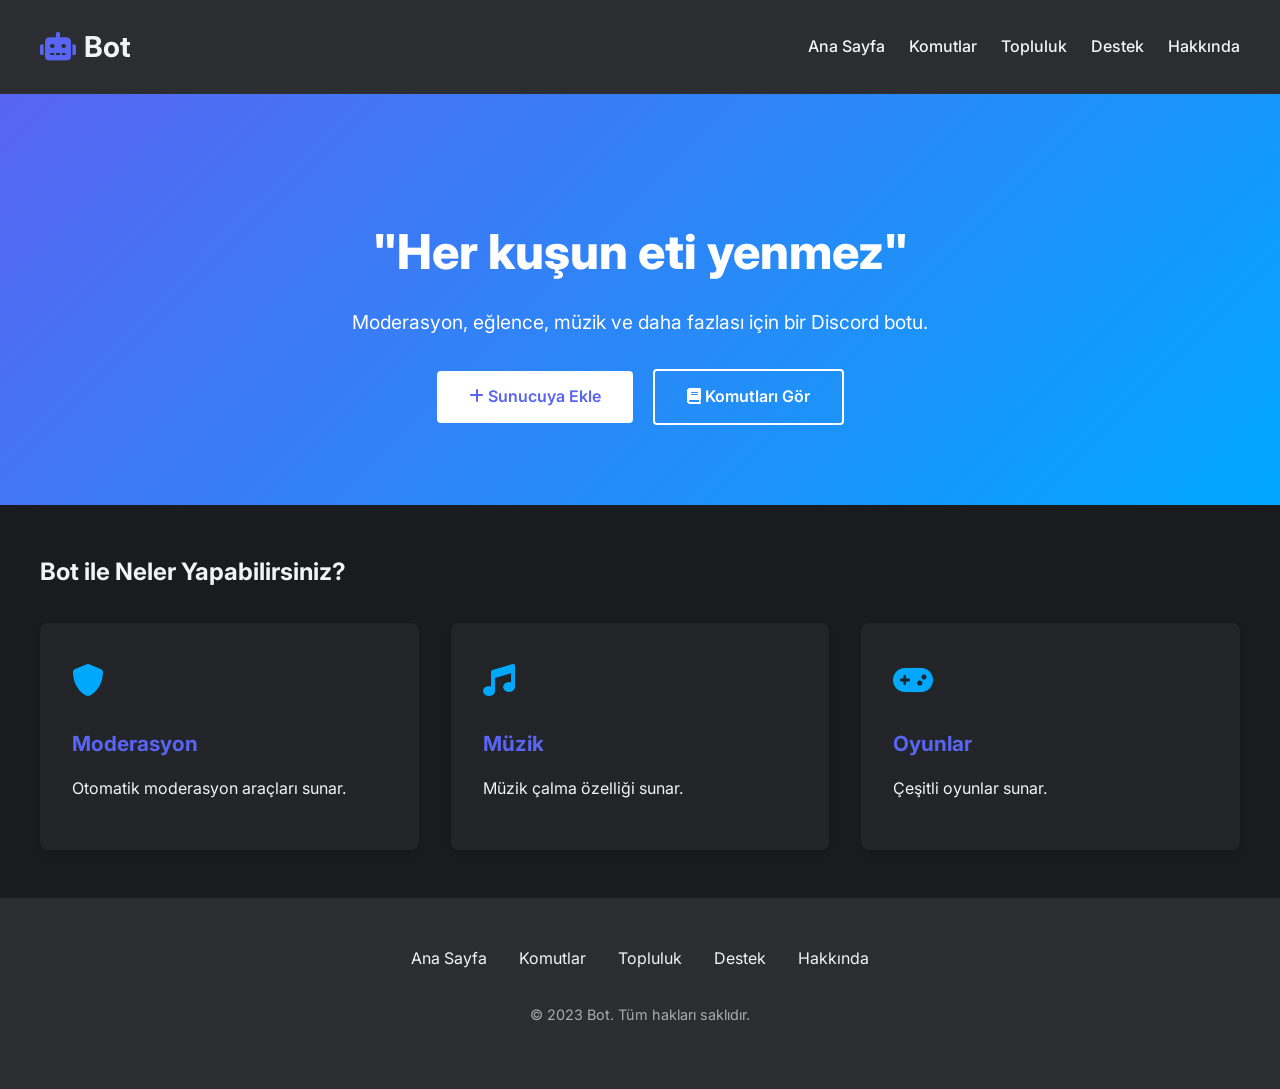
<file: index.html>
<!DOCTYPE html>
<html lang="tr">
<head>
    <meta charset="UTF-8">
    <meta name="viewport" content="width=device-width, initial-scale=1.0">
    <title>Discord Bot</title>
    <link rel="stylesheet" href="style.css">
    <link href="https://fonts.googleapis.com/css2?family=Inter:wght@400;500;600;700&display=swap" rel="stylesheet">
    <link rel="stylesheet" href="https://cdnjs.cloudflare.com/ajax/libs/font-awesome/6.0.0-beta3/css/all.min.css">
</head>
<body>
    <header>
        <div class="header-container">
            <a href="index.html" class="logo">
                <i class="fas fa-robot logo-icon"></i>
                <span>Bot</span>
            </a>
            <nav>
                <a href="index.html">Ana Sayfa</a>
                <a href="tanıtım.html">Komutlar</a>
                <a href="sunucular.html">Topluluk</a>
                <a href="destek.html">Destek</a>
                <a href="hakkımızda.html">Hakkında</a>
            </nav>
        </div>
    </header>
    
    <section class="hero">
        <h1>"Her kuşun eti yenmez"</h1>
        <p>Moderasyon, eğlence, müzik ve daha fazlası için bir Discord botu.</p>
        <div class="hero-buttons">
            <a href="https://discord.com/oauth2/authorize?client_id=YOUR_BOT_ID&permissions=8&scope=bot" class="btn btn-primary">
                <i class="fas fa-plus"></i> Sunucuya Ekle
            </a>
            <a href="tanıtım.html" class="btn btn-outline">
                <i class="fas fa-book"></i> Komutları Gör
            </a>
        </div>
    </section>
    
    <div class="container">
        <h2>Bot ile Neler Yapabilirsiniz?</h2>
        <div class="card-grid">
            <div class="card">
                <div class="feature-icon">
                    <i class="fas fa-shield-alt"></i>
                </div>
                <h3>Moderasyon</h3>
                <p>Otomatik moderasyon araçları sunar.</p>
            </div>
            
            <div class="card">
                <div class="feature-icon">
                    <i class="fas fa-music"></i>
                </div>
                <h3>Müzik</h3>
                <p>Müzik çalma özelliği sunar.</p>
            </div>
            
            <div class="card">
                <div class="feature-icon">
                    <i class="fas fa-gamepad"></i>
                </div>
                <h3>Oyunlar</h3>
                <p>Çeşitli oyunlar sunar.</p>
            </div>
        </div>
    </div>
    
    <footer>
        <div class="footer-links">
            <a href="index.html">Ana Sayfa</a>
            <a href="tanıtım.html">Komutlar</a>
            <a href="sunucular.html">Topluluk</a>
            <a href="destek.html">Destek</a>
            <a href="hakkımızda.html">Hakkında</a>
        </div>
        <p class="copyright">© 2023 Bot. Tüm hakları saklıdır.</p>
    </footer>
</body>
</html>
</file>
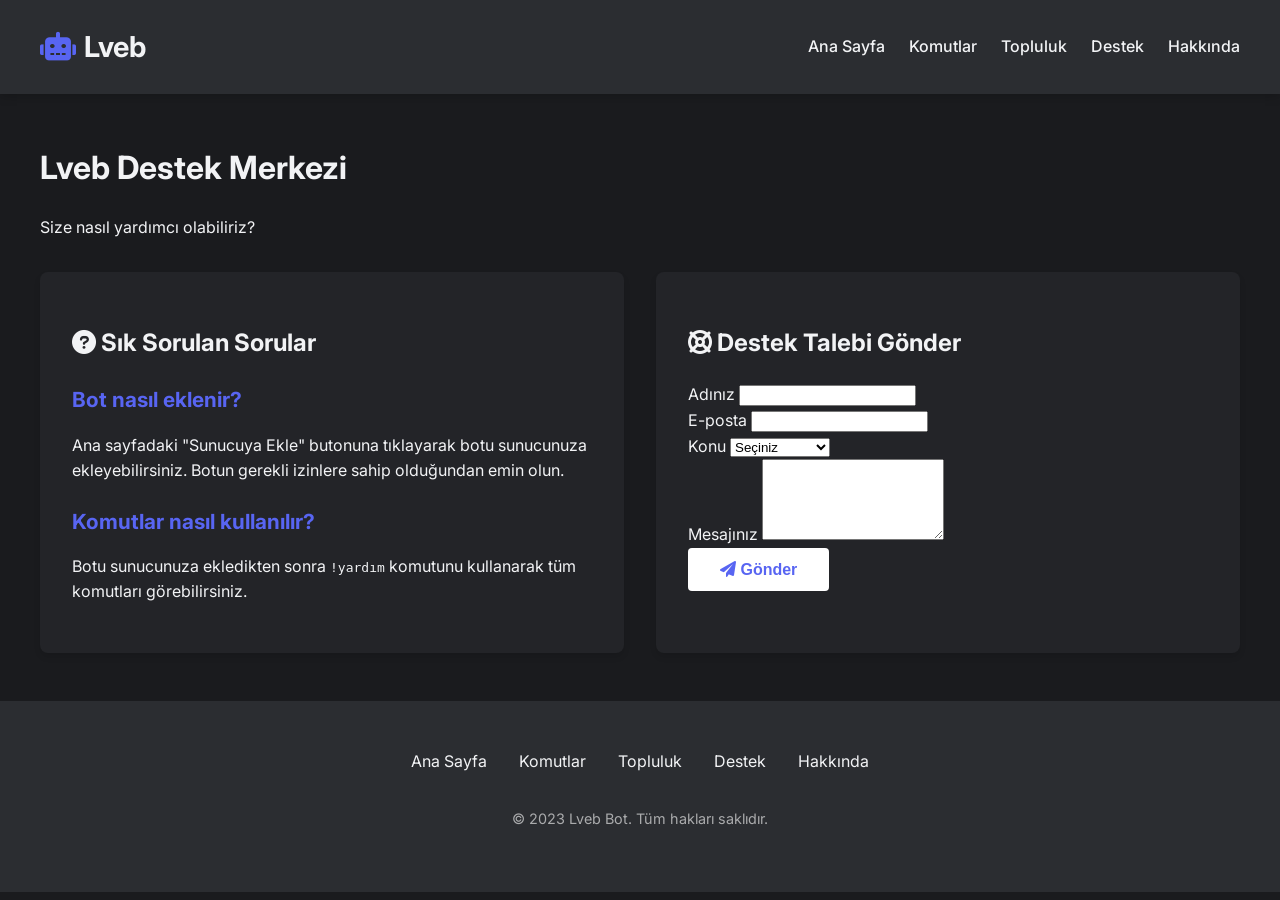
<file: destek.html>
<!DOCTYPE html>

<html lang="tr">

<head>

    <meta charset="UTF-8">

    <meta name="viewport" content="width=device-width, initial-scale=1.0">

    <title>Lveb - Destek</title>

    <link rel="stylesheet" href="style.css">

    <link href="https://fonts.googleapis.com/css2?family=Inter:wght@400;500;600;700&display=swap" rel="stylesheet">

    <link rel="stylesheet" href="https://cdnjs.cloudflare.com/ajax/libs/font-awesome/6.0.0-beta3/css/all.min.css">

</head>

<body>

    <header>

        <div class="header-container">

            <a href="index.html" class="logo">

                <i class="fas fa-robot logo-icon"></i>

                <span>Lveb</span>

            </a>

            <nav>

                <a href="index.html">Ana Sayfa</a>

                <a href="tanıtım.html">Komutlar</a>

                <a href="sunucular.html">Topluluk</a>

                <a href="destek.html" class="active">Destek</a>

                <a href="hakkımızda.html">Hakkında</a>

            </nav>

        </div>

    </header>

    

    <div class="container">

        <h1>Lveb Destek Merkezi</h1>

        <p>Size nasıl yardımcı olabiliriz?</p>

        

        <div class="card-grid">

            <div class="card">

                <h2><i class="fas fa-question-circle"></i> Sık Sorulan Sorular</h2>

                <div class="faq-item">

                    <h3>Bot nasıl eklenir?</h3>

                    <p>Ana sayfadaki "Sunucuya Ekle" butonuna tıklayarak botu sunucunuza ekleyebilirsiniz. Botun gerekli izinlere sahip olduğundan emin olun.</p>

                </div>

                <div class="faq-item">

                    <h3>Komutlar nasıl kullanılır?</h3>

                    <p>Botu sunucunuza ekledikten sonra <code>!yardım</code> komutunu kullanarak tüm komutları görebilirsiniz.</p>

                </div>

            </div>

            

            <div class="card">

                <h2><i class="fas fa-life-ring"></i> Destek Talebi Gönder</h2>

                <form class="support-form">

                    <div class="form-group">

                        <label for="name">Adınız</label>

                        <input type="text" id="name" required>

                    </div>

                    <div class="form-group">

                        <label for="email">E-posta</label>

                        <input type="email" id="email" required>

                    </div>

                    <div class="form-group">

                        <label for="subject">Konu</label>

                        <select id="subject" required>

                            <option value="">Seçiniz</option>

                            <option value="technical">Teknik Sorun</option>

                            <option value="suggestion">Öneri</option>

                            <option value="other">Diğer</option>

                        </select>

                    </div>

                    <div class="form-group">

                        <label for="message">Mesajınız</label>

                        <textarea id="message" rows="5" required></textarea>

                    </div>

                    <button type="submit" class="btn">

                        <i class="fas fa-paper-plane"></i> Gönder

                    </button>

                </form>

            </div>

        </div>

    </div>

    

    <footer>

        <div class="footer-links">

            <a href="index.html">Ana Sayfa</a>

            <a href="tanıtım.html">Komutlar</a>

            <a href="sunucular.html">Topluluk</a>

            <a href="destek.html">Destek</a>

            <a href="hakkımızda.html">Hakkında</a>

        </div>

        <p class="copyright">© 2023 Lveb Bot. Tüm hakları saklıdır.</p>

    </footer>

</body>

</html>
</file>
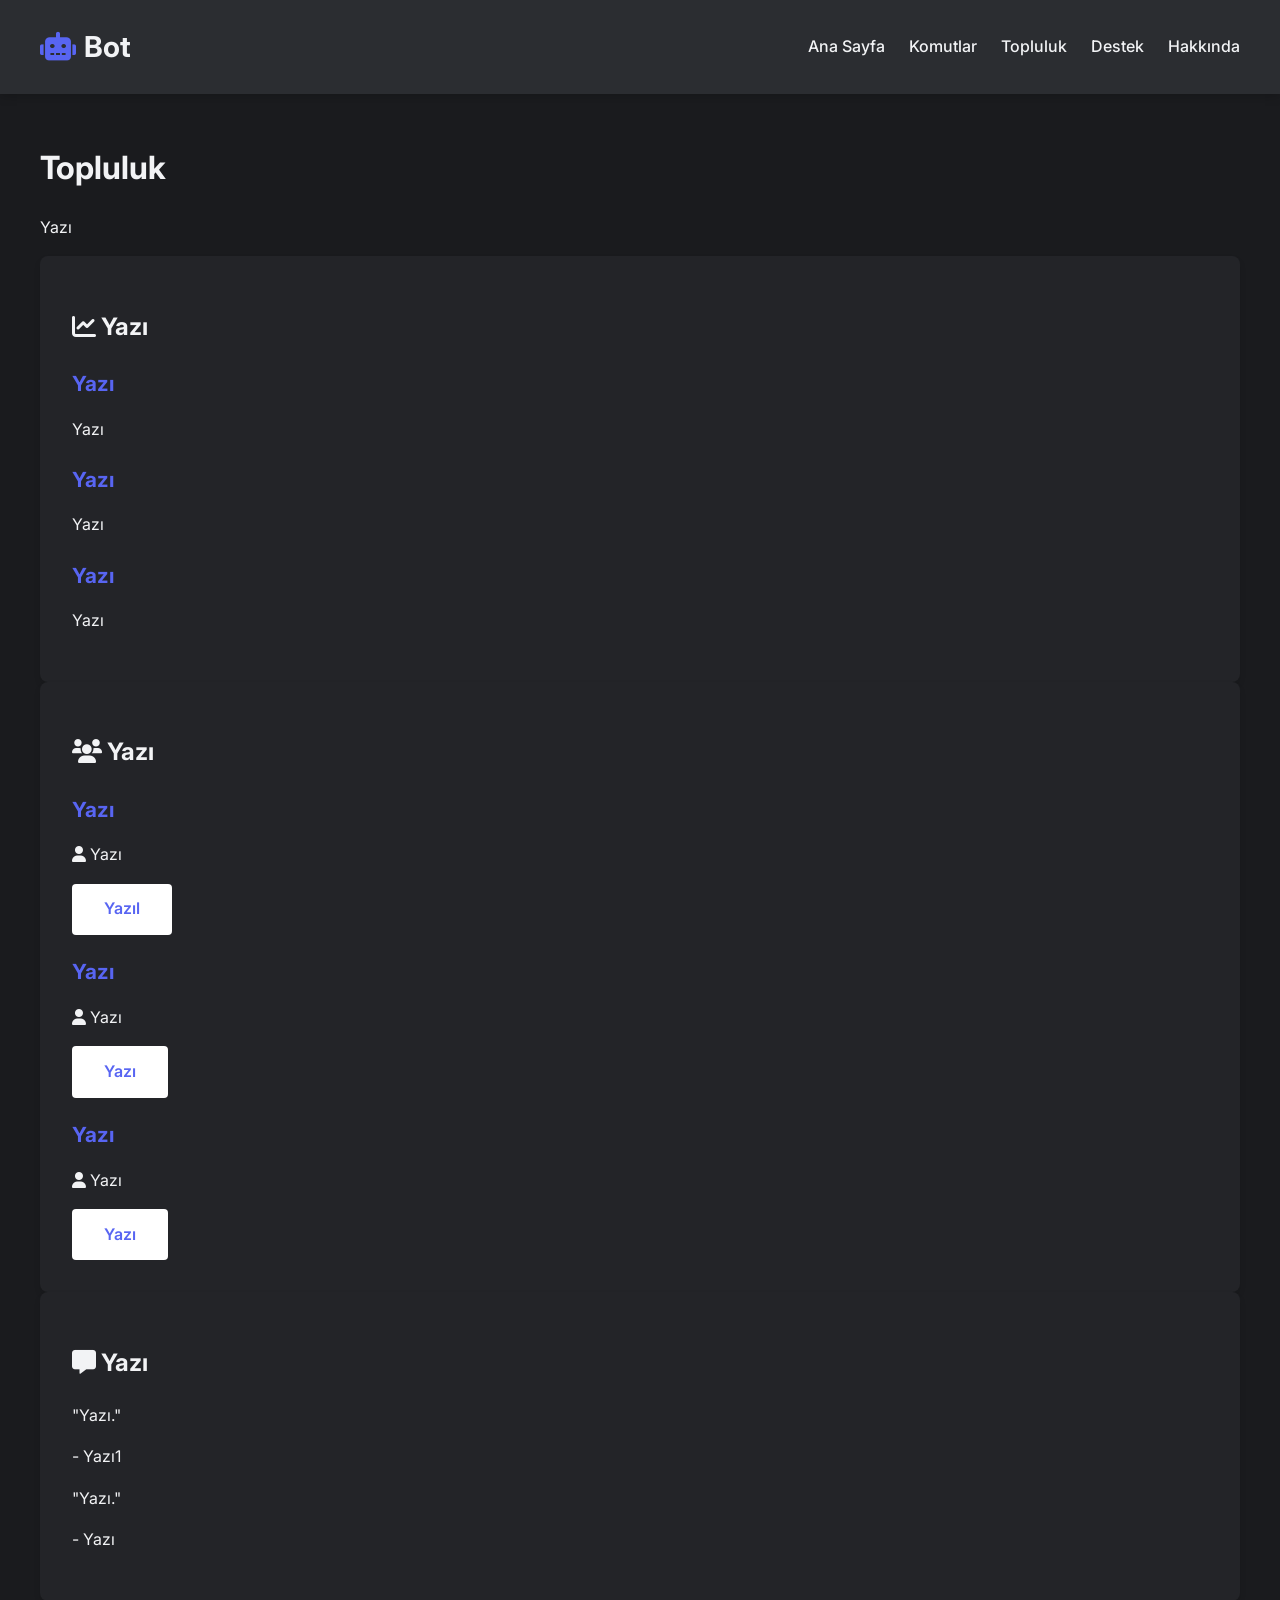
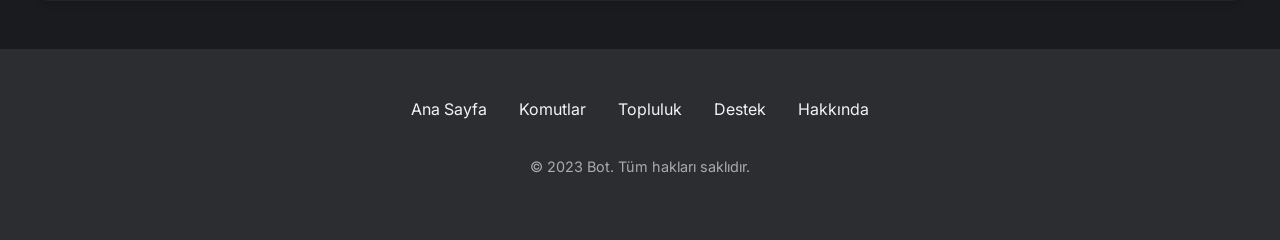
<file: sunucular.html>
<!DOCTYPE html>
<html lang="tr">
<head>
    <meta charset="UTF-8">
    <meta name="viewport" content="width=device-width, initial-scale=1.0">
    <title>Topluluk</title>
    <link rel="stylesheet" href="style.css">
    <link href="https://fonts.googleapis.com/css2?family=Inter:wght@400;500;600;700&display=swap" rel="stylesheet">
    <link rel="stylesheet" href="https://cdnjs.cloudflare.com/ajax/libs/font-awesome/6.0.0-beta3/css/all.min.css">
</head>
<body>
    <header>
        <div class="header-container">
            <a href="index.html" class="logo">
                <i class="fas fa-robot logo-icon"></i>
                <span>Bot</span>
            </a>
            <nav>
                <a href="index.html">Ana Sayfa</a>
                <a href="tanıtım.html">Komutlar</a>
                <a href="sunucular.html" class="active">Topluluk</a>
                <a href="destek.html">Destek</a>
                <a href="hakkımızda.html">Hakkında</a>
            </nav>
        </div>
    </header>
    
    <div class="container">
        <h1>Topluluk</h1>
        <p>Yazı</p>
        
        <div class="card">
            <h2><i class="fas fa-chart-line"></i> Yazı</h2>
            <div class="stats-grid">
                <div class="stat-card">
                    <h3>Yazı</h3>
                    <p>Yazı</p>
                </div>
                <div class="stat-card">
                    <h3>Yazı</h3>
                    <p>Yazı</p>
                </div>
                <div class="stat-card">
                    <h3>Yazı</h3>
                    <p>Yazı</p>
                </div>
            </div>
        </div>
        
        <div class="card">
            <h2><i class="fas fa-users"></i> Yazı</h2>
            <div class="server-grid">
                <div class="server-card">
                    <h3>Yazı</h3>
                    <p><i class="fas fa-user"></i> Yazı</p>
                    <a href="#" class="btn btn-small">Yazıl</a>
                </div>
                <div class="server-card">
                    <h3>Yazı</h3>
                    <p><i class="fas fa-user"></i> Yazı</p>
                    <a href="#" class="btn btn-small">Yazı</a>
                </div>
                <div class="server-card">
                    <h3>Yazı</h3>
                    <p><i class="fas fa-user"></i> Yazı</p>
                    <a href="#" class="btn btn-small">Yazı</a>
                </div>
            </div>
        </div>
        
        <div class="card">
            <h2><i class="fas fa-comment-alt"></i> Yazı</h2>
            <div class="testimonial-grid">
                <div class="testimonial">
                    <p>"Yazı."</p>
                    <p class="author">- Yazı1</p>
                </div>
                <div class="testimonial">
                    <p>"Yazı."</p>
                    <p class="author">- Yazı</p>
                </div>
            </div>
        </div>
    </div>
    
    <footer>
        <div class="footer-links">
            <a href="index.html">Ana Sayfa</a>
            <a href="tanıtım.html">Komutlar</a>
            <a href="sunucular.html">Topluluk</a>
            <a href="destek.html">Destek</a>
            <a href="hakkımızda.html">Hakkında</a>
        </div>
        <p class="copyright">© 2023 Bot. Tüm hakları saklıdır.</p>
    </footer>
</body>
</html>
</file>
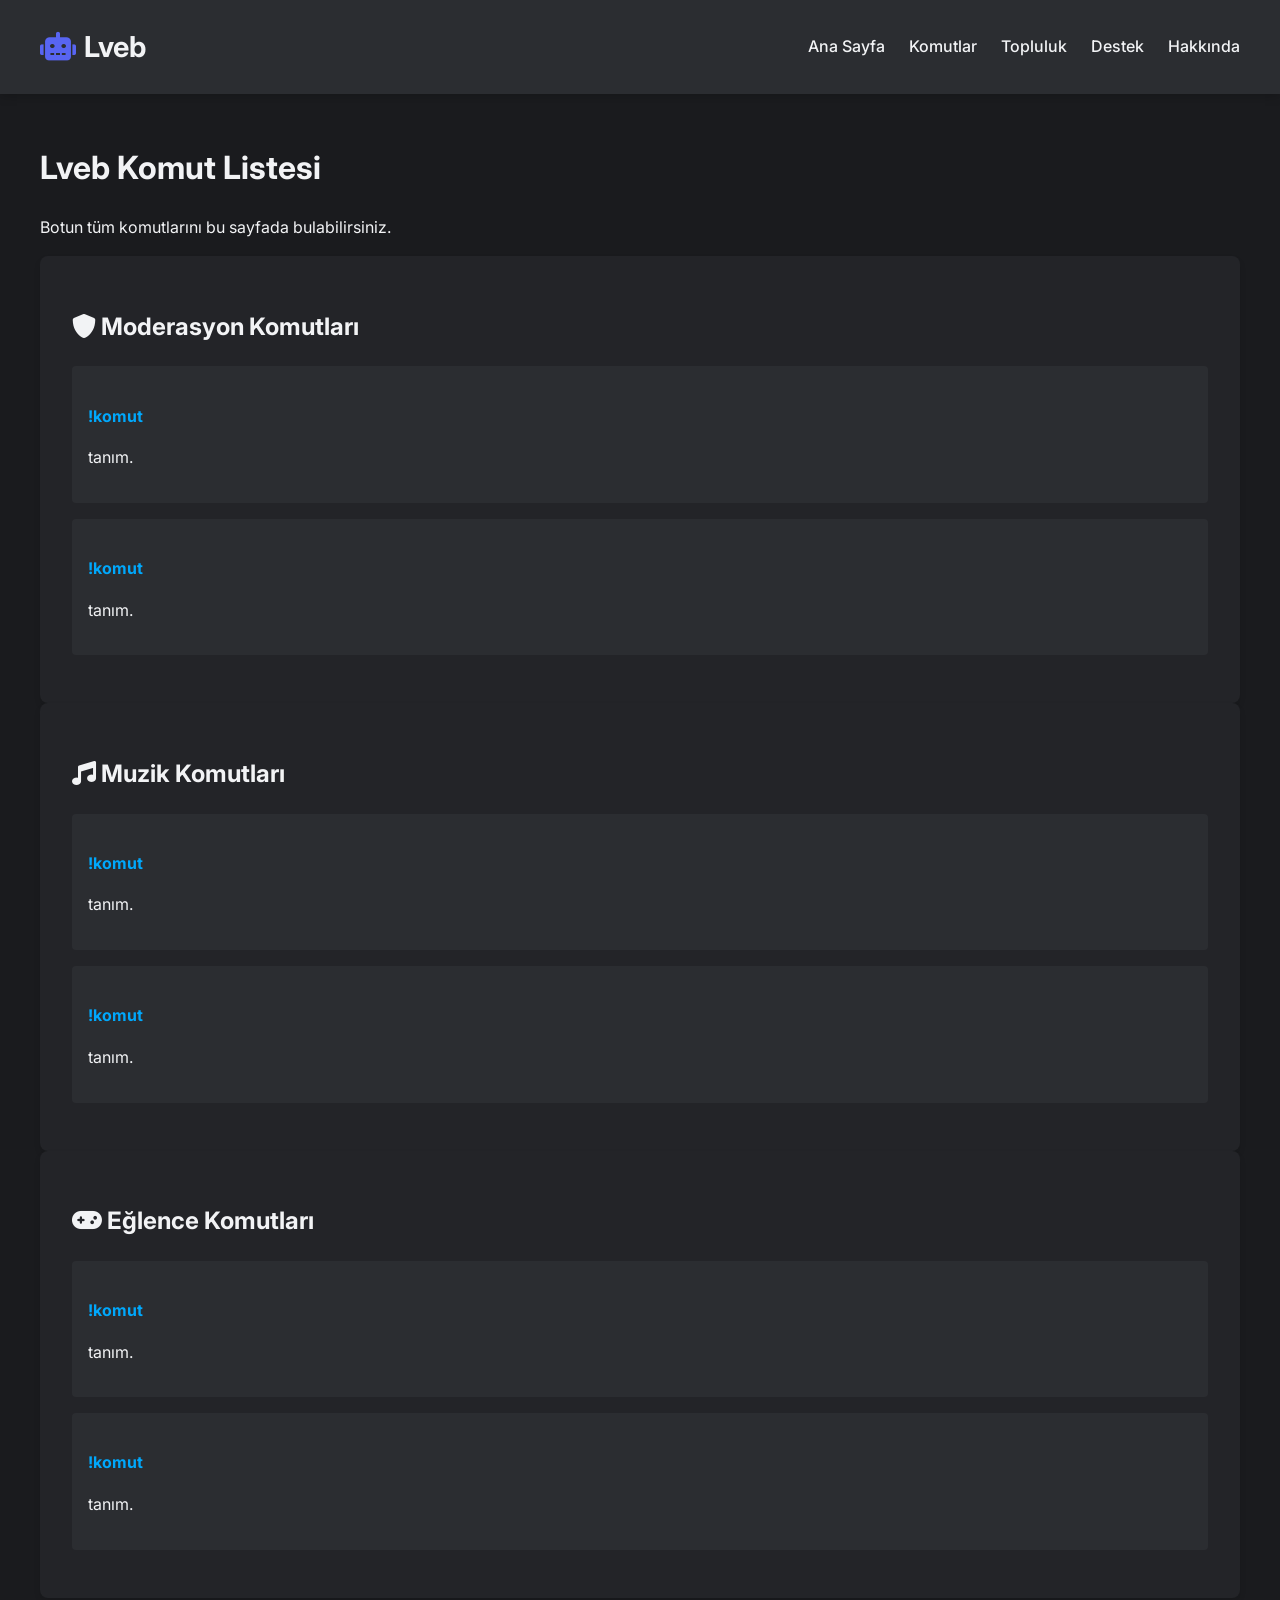
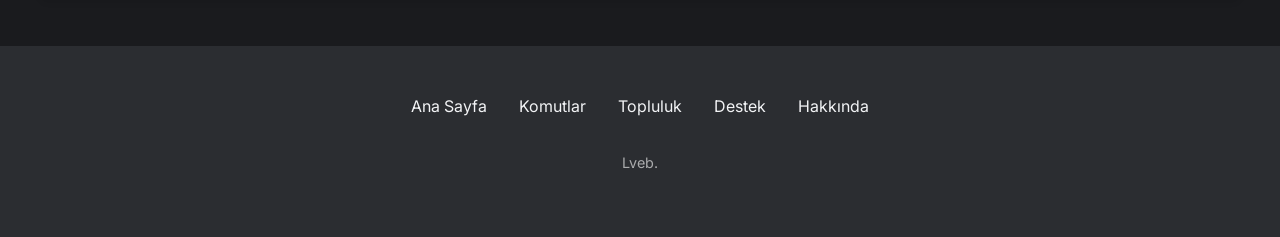
<file: tanıtım.html>
<!DOCTYPE html>

<html lang="tr">

<head>

    <meta charset="UTF-8">

    <meta name="viewport" content="width=device-width, initial-scale=1.0">

    <title>Lveb - Komutlar</title>

    <link rel="stylesheet" href="style.css">

    <link href="https://fonts.googleapis.com/css2?family=Inter:wght@400;500;600;700&display=swap" rel="stylesheet">

    <link rel="stylesheet" href="https://cdnjs.cloudflare.com/ajax/libs/font-awesome/6.0.0-beta3/css/all.min.css">

</head>

<body>

    <header>

        <div class="header-container">

            <a href="index.html" class="logo">

                <i class="fas fa-robot logo-icon"></i>

                <span>Lveb</span>

            </a>

            <nav>

                <a href="index.html">Ana Sayfa</a>

                <a href="tanıtım.html" class="active">Komutlar</a>

                <a href="sunucular.html">Topluluk</a>

                <a href="destek.html">Destek</a>

                <a href="hakkımızda.html">Hakkında</a>

            </nav>

        </div>

    </header>

    

    <div class="container">

        <h1>Lveb Komut Listesi</h1>

        <p>Botun tüm komutlarını bu sayfada bulabilirsiniz.</p>

        

        <div class="card">

            <h2><i class="fas fa-shield-alt"></i> Moderasyon Komutları</h2>

            <div class="command">

                <h4>!komut</h4>

                <p>tanım.</p>

            </div>

            <div class="command">

                <h4>!komut</h4>

                <p>tanım.</p>

            </div>

        </div>

        

        <div class="card">

            <h2><i class="fas fa-music"></i> Muzik Komutları</h2>

            <div class="command">

                <h4>!komut</h4>

                <p>tanım.</p>

            </div>

            <div class="command">

                <h4>!komut</h4>

                <p>tanım.</p>

            </div>

        </div>

        

        <div class="card">

            <h2><i class="fas fa-gamepad"></i> Eğlence Komutları</h2>

            <div class="command">

                <h4>!komut</h4>

                <p>tanım.</p>

            </div>

            <div class="command">

                <h4>!komut</h4>

                <p>tanım.</p>

            </div>

        </div>

    </div>

    

    <footer>

        <div class="footer-links">

            <a href="index.html">Ana Sayfa</a>

            <a href="tanıtım.html">Komutlar</a>

            <a href="sunucular.html">Topluluk</a>

            <a href="destek.html">Destek</a>

            <a href="hakkımızda.html">Hakkında</a>

        </div>

        <p class="copyright">Lveb.</p>

    </footer>

</body>

</html>
</file>
<file: style.css>
:root {
    --probot-primary: #5865F2;
    --probot-dark: #1A1B1E;
    --probot-gray: #2B2D31;
    --probot-light: #F2F3F5;
    --probot-accent: #00A8FC;
    --probot-card: #232428;
}

body {
    font-family: 'Inter', sans-serif;
    background-color: var(--probot-dark);
    color: var(--probot-light);
    margin: 0;
    padding: 0;
    line-height: 1.6;
}

header {
    background-color: var(--probot-gray);
    padding: 1.5rem 0;
    box-shadow: 0 2px 10px rgba(0,0,0,0.2);
}

.header-container {
    max-width: 1200px;
    margin: 0 auto;
    padding: 0 2rem;
    display: flex;
    justify-content: space-between;
    align-items: center;
}

.logo {
    font-size: 1.8rem;
    font-weight: 700;
    color: var(--probot-light);
    text-decoration: none;
    display: flex;
    align-items: center;
    gap: 0.5rem;
}

.logo-icon {
    color: var(--probot-primary);
}

nav {
    display: flex;
    gap: 1.5rem;
}

nav a {
    color: var(--probot-light);
    text-decoration: none;
    font-weight: 500;
    font-size: 1rem;
    padding: 0.5rem 0;
    position: relative;
    transition: color 0.2s;
}

nav a:hover {
    color: var(--probot-primary);
}

nav a::after {
    content: '';
    position: absolute;
    bottom: 0;
    left: 0;
    width: 0;
    height: 2px;
    background-color: var(--probot-primary);
    transition: width 0.3s;
}

nav a:hover::after {
    width: 100%;
}

.hero {
    background: linear-gradient(135deg, var(--probot-primary) 0%, var(--probot-accent) 100%);
    padding: 5rem 2rem;
    text-align: center;
    color: white;
}

.hero h1 {
    font-size: 3rem;
    margin-bottom: 1rem;
    font-weight: 800;
}

.hero p {
    font-size: 1.2rem;
    max-width: 700px;
    margin: 0 auto 2rem;
}

.btn {
    display: inline-block;
    background-color: white;
    color: var(--probot-primary);
    padding: 0.8rem 2rem;
    border-radius: 4px;
    text-decoration: none;
    font-weight: 600;
    font-size: 1rem;
    transition: all 0.3s;
    border: none;
    cursor: pointer;
}

.btn-primary {
    background-color: white;
    color: var(--probot-primary);
}

.btn-outline {
    background-color: transparent;
    color: white;
    border: 2px solid white;
    margin-left: 1rem;
}

.btn:hover {
    transform: translateY(-2px);
    box-shadow: 0 5px 15px rgba(0,0,0,0.1);
}

.container {
    max-width: 1200px;
    margin: 3rem auto;
    padding: 0 2rem;
}

.card-grid {
    display: grid;
    grid-template-columns: repeat(auto-fit, minmax(300px, 1fr));
    gap: 2rem;
    margin-top: 2rem;
}

.card {
    background-color: var(--probot-card);
    border-radius: 8px;
    padding: 2rem;
    box-shadow: 0 4px 6px rgba(0,0,0,0.1);
    transition: transform 0.3s;
}

.card:hover {
    transform: translateY(-5px);
}

.card h3 {
    color: var(--probot-primary);
    margin-bottom: 1rem;
    font-size: 1.3rem;
}

.feature-icon {
    font-size: 2rem;
    margin-bottom: 1rem;
    color: var(--probot-accent);
}

.command {
    background-color: var(--probot-gray);
    padding: 1rem;
    border-radius: 4px;
    margin-bottom: 1rem;
}

.command h4 {
    color: var(--probot-accent);
    margin-bottom: 0.5rem;
}

footer {
    background-color: var(--probot-gray);
    padding: 3rem 0;
    text-align: center;
    margin-top: 3rem;
}

.footer-links {
    display: flex;
    justify-content: center;
    gap: 2rem;
    margin-bottom: 2rem;
}

.footer-links a {
    color: var(--probot-light);
    text-decoration: none;
    transition: color 0.2s;
}

.footer-links a:hover {
    color: var(--probot-primary);
}

.copyright {
    color: rgba(255,255,255,0.6);
    font-size: 0.9rem;
}

/* Responsive */
@media (max-width: 768px) {
    .header-container {
        flex-direction: column;
        gap: 1rem;
    }
    
    nav {
        gap: 1rem;
    }
    
    .hero h1 {
        font-size: 2.2rem;
    }
    
    .btn-outline {
        margin-left: 0;
        margin-top: 1rem;
    }
}
al ekle
</file>
